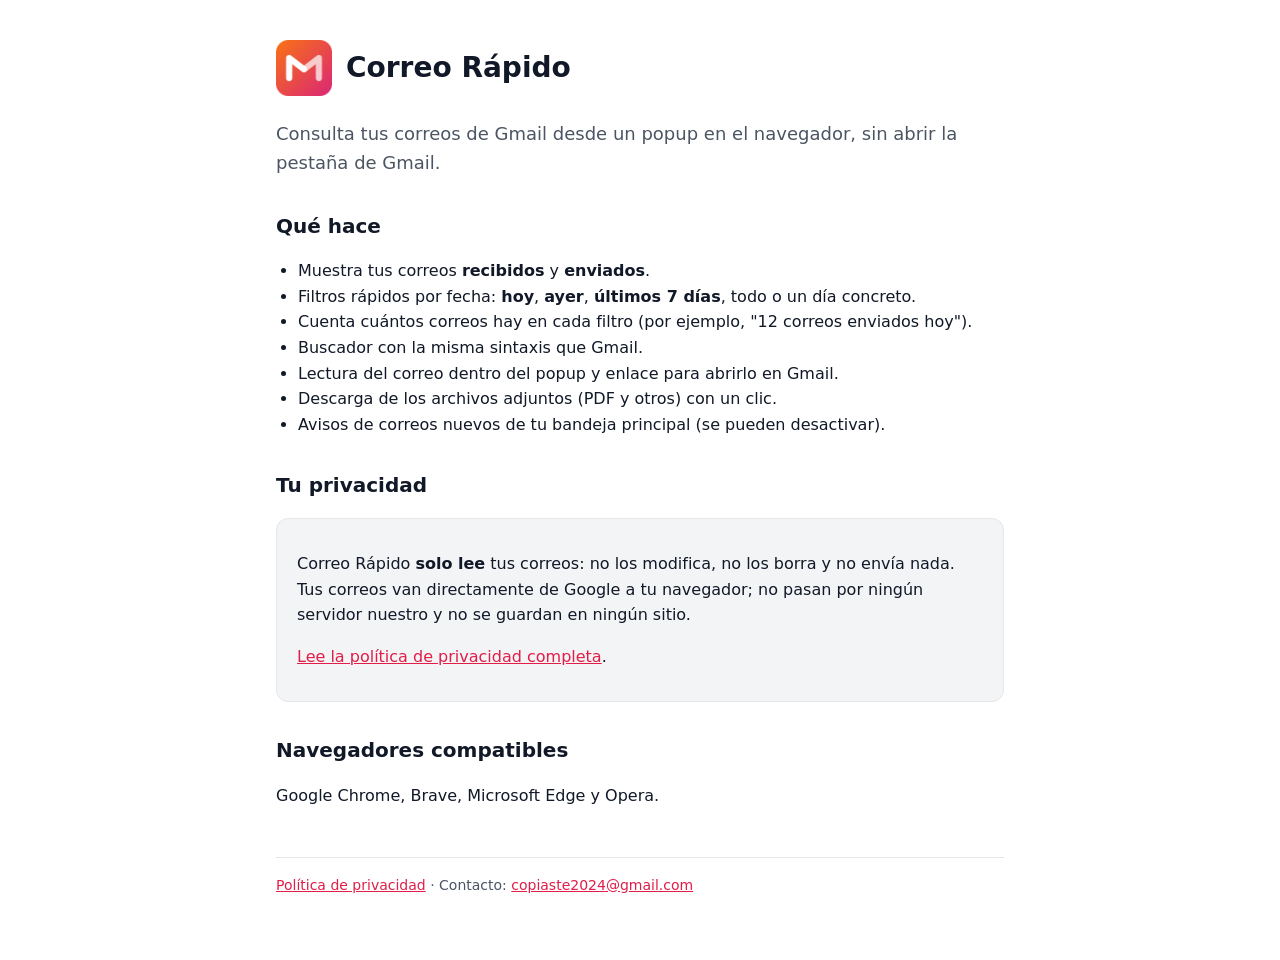
<file: index.html>
<!doctype html>
<html lang="es">
  <head>
    <meta charset="utf-8" />
    <meta name="viewport" content="width=device-width, initial-scale=1" />
    <title>Correo Rápido</title>
    <meta name="description" content="Extensión para navegador que muestra tus correos de Gmail recibidos y enviados en un popup, con filtros rápidos por fecha." />
    <link rel="icon" href="logo.png" />
    <link rel="stylesheet" href="style.css" />
  </head>
  <body>
    <main>
      <header>
        <img src="logo.png" alt="" />
        <h1>Correo Rápido</h1>
      </header>

      <p class="lead">
        Consulta tus correos de Gmail desde un popup en el navegador, sin abrir la pestaña de Gmail.
      </p>

      <h2>Qué hace</h2>
      <ul>
        <li>Muestra tus correos <strong>recibidos</strong> y <strong>enviados</strong>.</li>
        <li>Filtros rápidos por fecha: <strong>hoy</strong>, <strong>ayer</strong>, <strong>últimos 7 días</strong>, todo o un día concreto.</li>
        <li>Cuenta cuántos correos hay en cada filtro (por ejemplo, "12 correos enviados hoy").</li>
        <li>Buscador con la misma sintaxis que Gmail.</li>
        <li>Lectura del correo dentro del popup y enlace para abrirlo en Gmail.</li>
        <li>Descarga de los archivos adjuntos (PDF y otros) con un clic.</li>
        <li>Avisos de correos nuevos de tu bandeja principal (se pueden desactivar).</li>
      </ul>

      <h2>Tu privacidad</h2>
      <div class="card">
        <p>
          Correo Rápido <strong>solo lee</strong> tus correos: no los modifica, no los borra y no envía nada.
          Tus correos van directamente de Google a tu navegador; no pasan por ningún servidor nuestro
          y no se guardan en ningún sitio.
        </p>
        <p><a href="privacidad.html">Lee la política de privacidad completa</a>.</p>
      </div>

      <h2>Navegadores compatibles</h2>
      <p>Google Chrome, Brave, Microsoft Edge y Opera.</p>

      <footer>
        <a href="privacidad.html">Política de privacidad</a> ·
        Contacto: <a href="mailto:copiaste2024@gmail.com">copiaste2024@gmail.com</a>
      </footer>
    </main>
  </body>
</html>
</file>
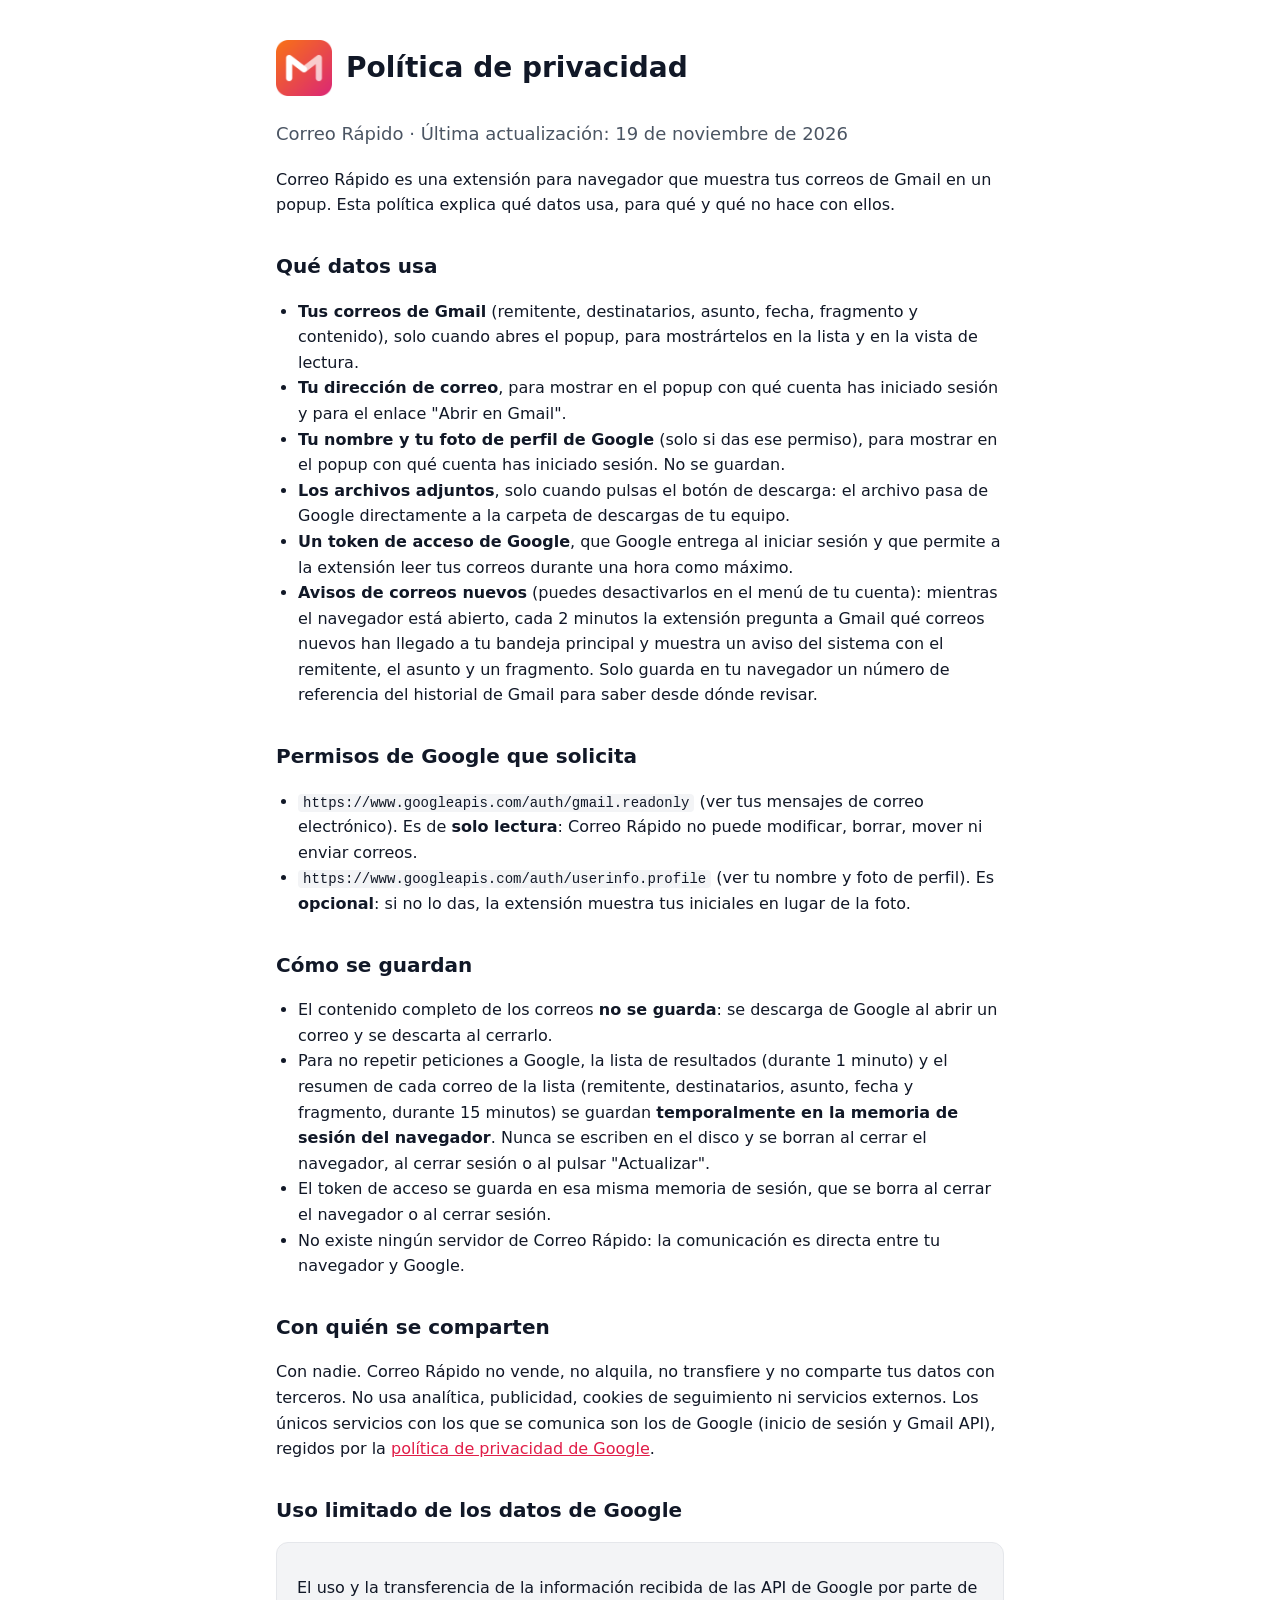
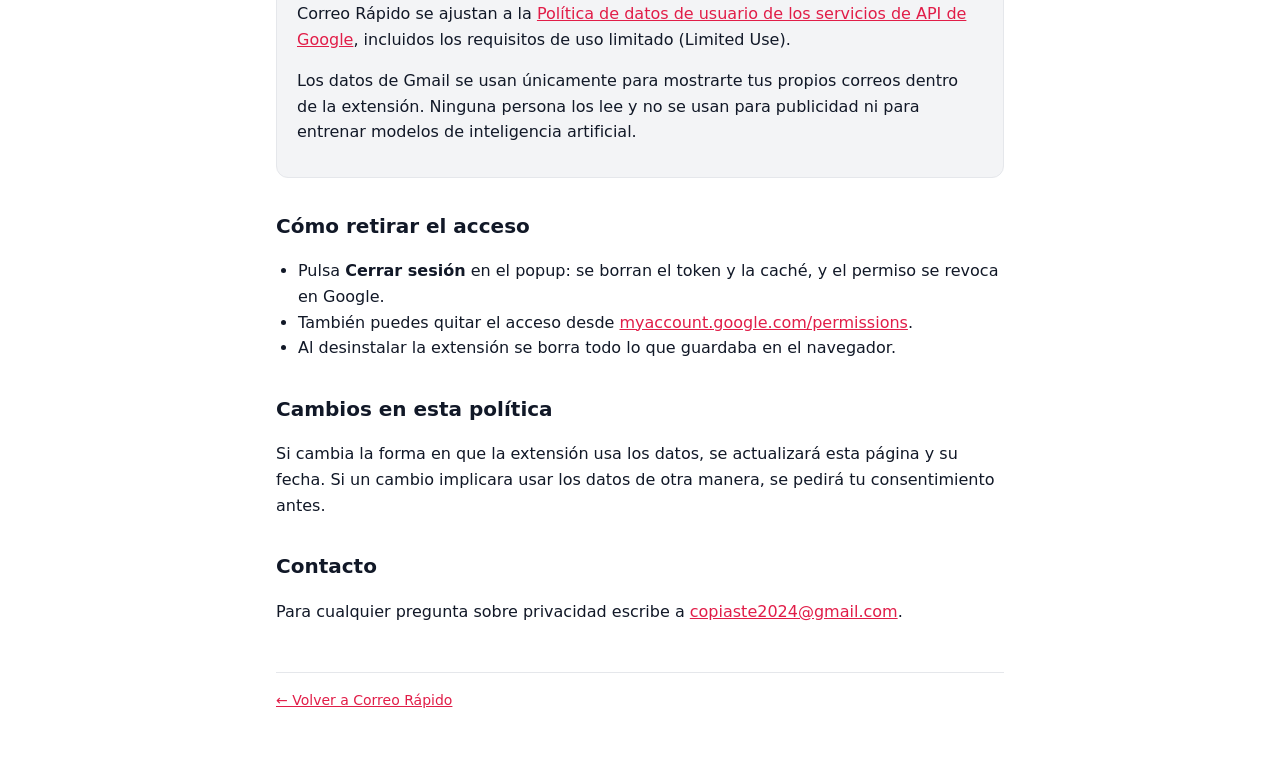
<file: privacidad.html>
<!doctype html>
<html lang="es">
  <head>
    <meta charset="utf-8" />
    <meta name="viewport" content="width=device-width, initial-scale=1" />
    <title>Política de privacidad · Correo Rápido</title>
    <link rel="icon" href="logo.png" />
    <link rel="stylesheet" href="style.css" />
  </head>
  <body>
    <main>
      <header>
        <img src="logo.png" alt="" />
        <h1>Política de privacidad</h1>
      </header>
      <p class="lead">Correo Rápido · Última actualización: 19 de noviembre de 2026</p>

      <p>
        Correo Rápido es una extensión para navegador que muestra tus correos de Gmail en un popup.
        Esta política explica qué datos usa, para qué y qué no hace con ellos.
      </p>

      <h2>Qué datos usa</h2>
      <ul>
        <li>
          <strong>Tus correos de Gmail</strong> (remitente, destinatarios, asunto, fecha, fragmento y contenido),
          solo cuando abres el popup, para mostrártelos en la lista y en la vista de lectura.
        </li>
        <li>
          <strong>Tu dirección de correo</strong>, para mostrar en el popup con qué cuenta has iniciado sesión
          y para el enlace "Abrir en Gmail".
        </li>
        <li>
          <strong>Tu nombre y tu foto de perfil de Google</strong> (solo si das ese permiso), para mostrar en el
          popup con qué cuenta has iniciado sesión. No se guardan.
        </li>
        <li>
          <strong>Los archivos adjuntos</strong>, solo cuando pulsas el botón de descarga: el archivo pasa de
          Google directamente a la carpeta de descargas de tu equipo.
        </li>
        <li>
          <strong>Un token de acceso de Google</strong>, que Google entrega al iniciar sesión y que permite a la
          extensión leer tus correos durante una hora como máximo.
        </li>
        <li>
          <strong>Avisos de correos nuevos</strong> (puedes desactivarlos en el menú de tu cuenta): mientras el
          navegador está abierto, cada 2 minutos la extensión pregunta a Gmail qué correos nuevos han llegado a tu
          bandeja principal y muestra un aviso del sistema con el remitente, el asunto y un fragmento. Solo guarda
          en tu navegador un número de referencia del historial de Gmail para saber desde dónde revisar.
        </li>
      </ul>

      <h2>Permisos de Google que solicita</h2>
      <ul>
        <li>
          <code>https://www.googleapis.com/auth/gmail.readonly</code> (ver tus mensajes de correo electrónico).
          Es de <strong>solo lectura</strong>: Correo Rápido no puede modificar, borrar, mover ni enviar correos.
        </li>
        <li>
          <code>https://www.googleapis.com/auth/userinfo.profile</code> (ver tu nombre y foto de perfil).
          Es <strong>opcional</strong>: si no lo das, la extensión muestra tus iniciales en lugar de la foto.
        </li>
      </ul>

      <h2>Cómo se guardan</h2>
      <ul>
        <li>
          El contenido completo de los correos <strong>no se guarda</strong>: se descarga de Google al abrir un
          correo y se descarta al cerrarlo.
        </li>
        <li>
          Para no repetir peticiones a Google, la lista de resultados (durante 1 minuto) y el resumen de cada
          correo de la lista (remitente, destinatarios, asunto, fecha y fragmento, durante 15 minutos) se
          guardan <strong>temporalmente en la memoria de sesión del navegador</strong>. Nunca se escriben en el
          disco y se borran al cerrar el navegador, al cerrar sesión o al pulsar "Actualizar".
        </li>
        <li>
          El token de acceso se guarda en esa misma memoria de sesión, que se borra al cerrar el navegador o al
          cerrar sesión.
        </li>
        <li>
          No existe ningún servidor de Correo Rápido: la comunicación es directa entre tu navegador y Google.
        </li>
      </ul>

      <h2>Con quién se comparten</h2>
      <p>
        Con nadie. Correo Rápido no vende, no alquila, no transfiere y no comparte tus datos con terceros.
        No usa analítica, publicidad, cookies de seguimiento ni servicios externos. Los únicos servicios con
        los que se comunica son los de Google (inicio de sesión y Gmail API), regidos por la
        <a href="https://policies.google.com/privacy" target="_blank" rel="noopener">política de privacidad de Google</a>.
      </p>

      <h2>Uso limitado de los datos de Google</h2>
      <div class="card">
        <p>
          El uso y la transferencia de la información recibida de las API de Google por parte de Correo Rápido
          se ajustan a la
          <a href="https://developers.google.com/terms/api-services-user-data-policy" target="_blank" rel="noopener">Política de datos de usuario de los servicios de API de Google</a>,
          incluidos los requisitos de uso limitado (Limited Use).
        </p>
        <p>
          Los datos de Gmail se usan únicamente para mostrarte tus propios correos dentro de la extensión.
          Ninguna persona los lee y no se usan para publicidad ni para entrenar modelos de inteligencia artificial.
        </p>
      </div>

      <h2>Cómo retirar el acceso</h2>
      <ul>
        <li>Pulsa <strong>Cerrar sesión</strong> en el popup: se borran el token y la caché, y el permiso se revoca en Google.</li>
        <li>
          También puedes quitar el acceso desde
          <a href="https://myaccount.google.com/permissions" target="_blank" rel="noopener">myaccount.google.com/permissions</a>.
        </li>
        <li>Al desinstalar la extensión se borra todo lo que guardaba en el navegador.</li>
      </ul>

      <h2>Cambios en esta política</h2>
      <p>
        Si cambia la forma en que la extensión usa los datos, se actualizará esta página y su fecha.
        Si un cambio implicara usar los datos de otra manera, se pedirá tu consentimiento antes.
      </p>

      <h2>Contacto</h2>
      <p>
        Para cualquier pregunta sobre privacidad escribe a
        <a href="mailto:copiaste2024@gmail.com">copiaste2024@gmail.com</a>.
      </p>

      <footer><a href="index.html">← Volver a Correo Rápido</a></footer>
    </main>
  </body>
</html>
</file>
<file: style.css>
:root {
  --bg: #ffffff;
  --surface: #f3f4f6;
  --text: #111827;
  --muted: #4b5563;
  --primary: #e11d48;
  --border: #e5e7eb;
  color-scheme: light;
}

@media (prefers-color-scheme: dark) {
  :root {
    --bg: #111827;
    --surface: #1f2937;
    --text: #f9fafb;
    --muted: #9ca3af;
    --primary: #fda4af;
    --border: #374151;
    color-scheme: dark;
  }
}

* {
  box-sizing: border-box;
}

body {
  margin: 0;
  background: var(--bg);
  color: var(--text);
  font: 16px/1.6 system-ui, -apple-system, 'Segoe UI', sans-serif;
}

main {
  max-width: 760px;
  margin: 0 auto;
  padding: 40px 16px 64px;
}

header {
  display: flex;
  align-items: center;
  gap: 14px;
  margin-bottom: 24px;
}

header img {
  width: 56px;
  height: 56px;
}

h1 {
  margin: 0;
  font-size: 28px;
}

h2 {
  margin-top: 32px;
  font-size: 20px;
}

a {
  color: var(--primary);
}

.lead {
  color: var(--muted);
  font-size: 18px;
}

.card {
  padding: 16px 20px;
  border: 1px solid var(--border);
  border-radius: 12px;
  background: var(--surface);
}

ul {
  padding-left: 22px;
}

code {
  padding: 1px 5px;
  border-radius: 4px;
  background: var(--surface);
  font-size: 14px;
}

footer {
  margin-top: 48px;
  padding-top: 16px;
  border-top: 1px solid var(--border);
  color: var(--muted);
  font-size: 14px;
}
</file>
